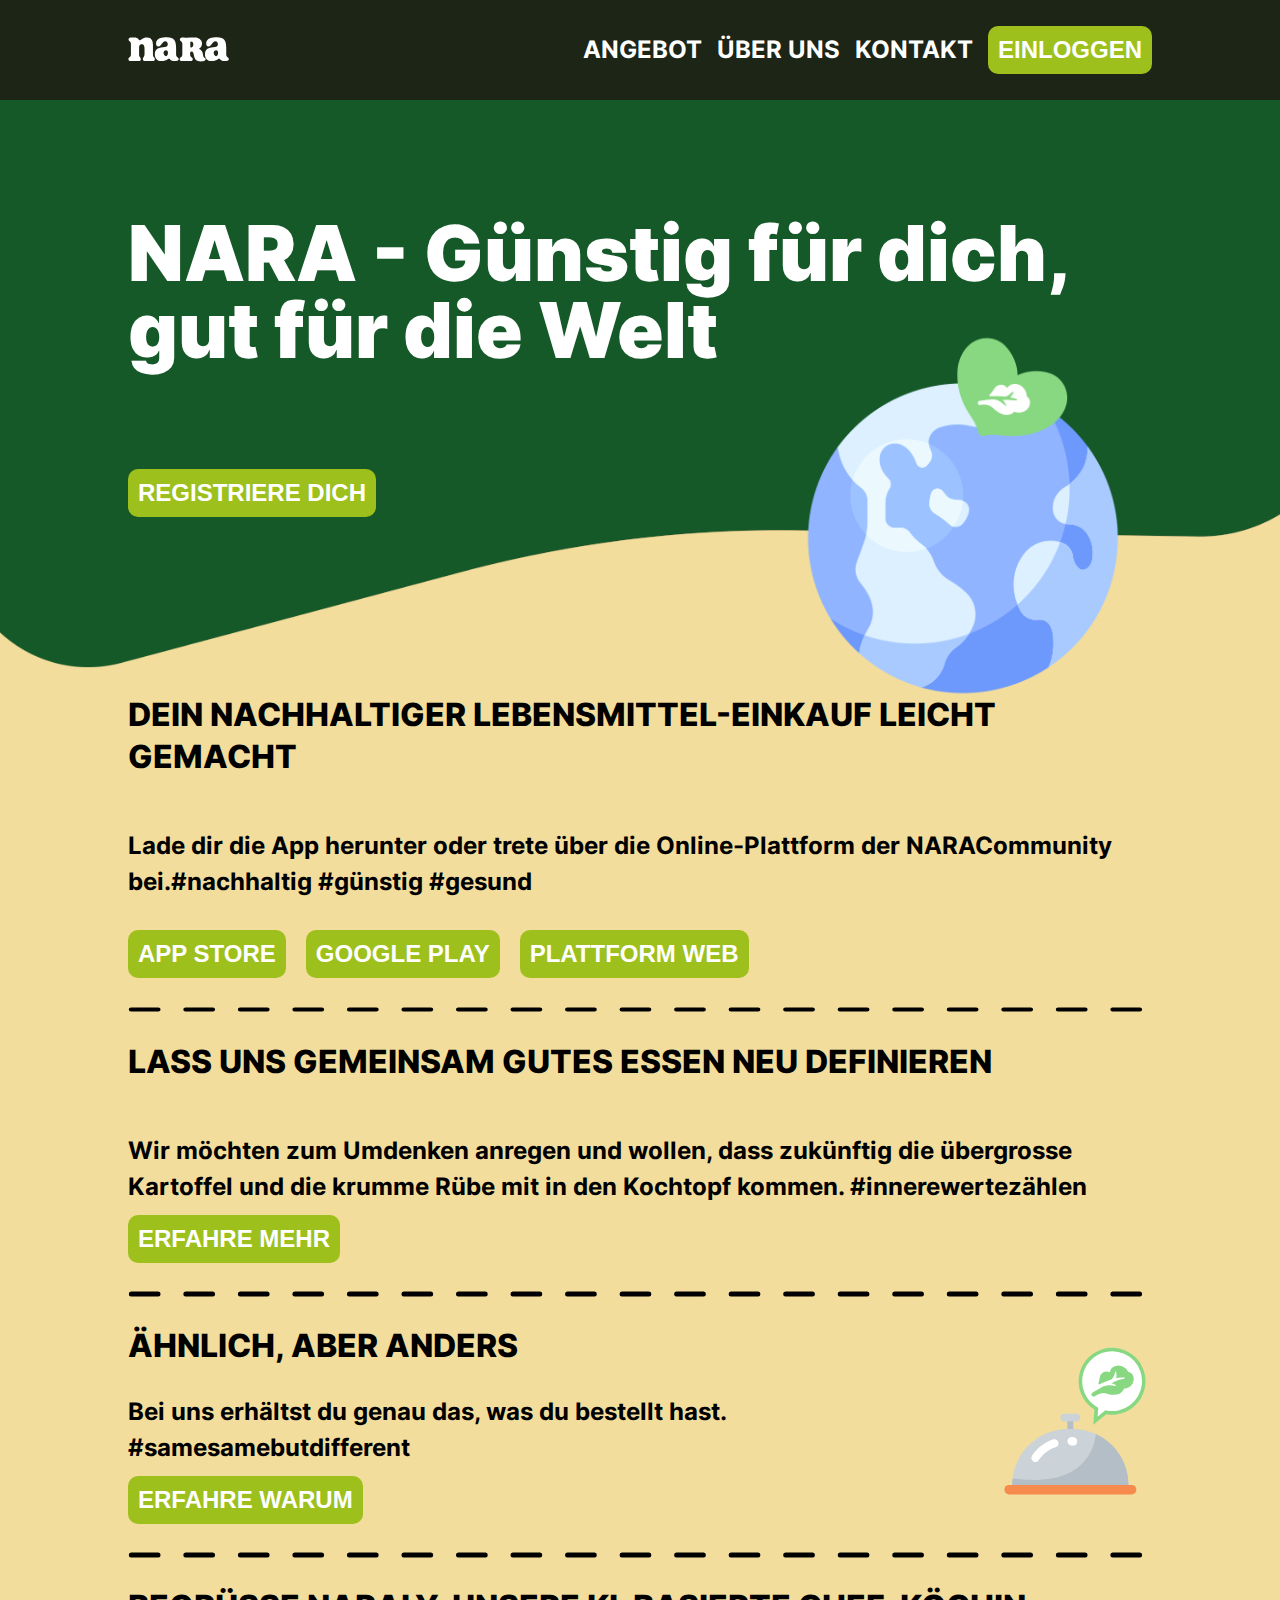
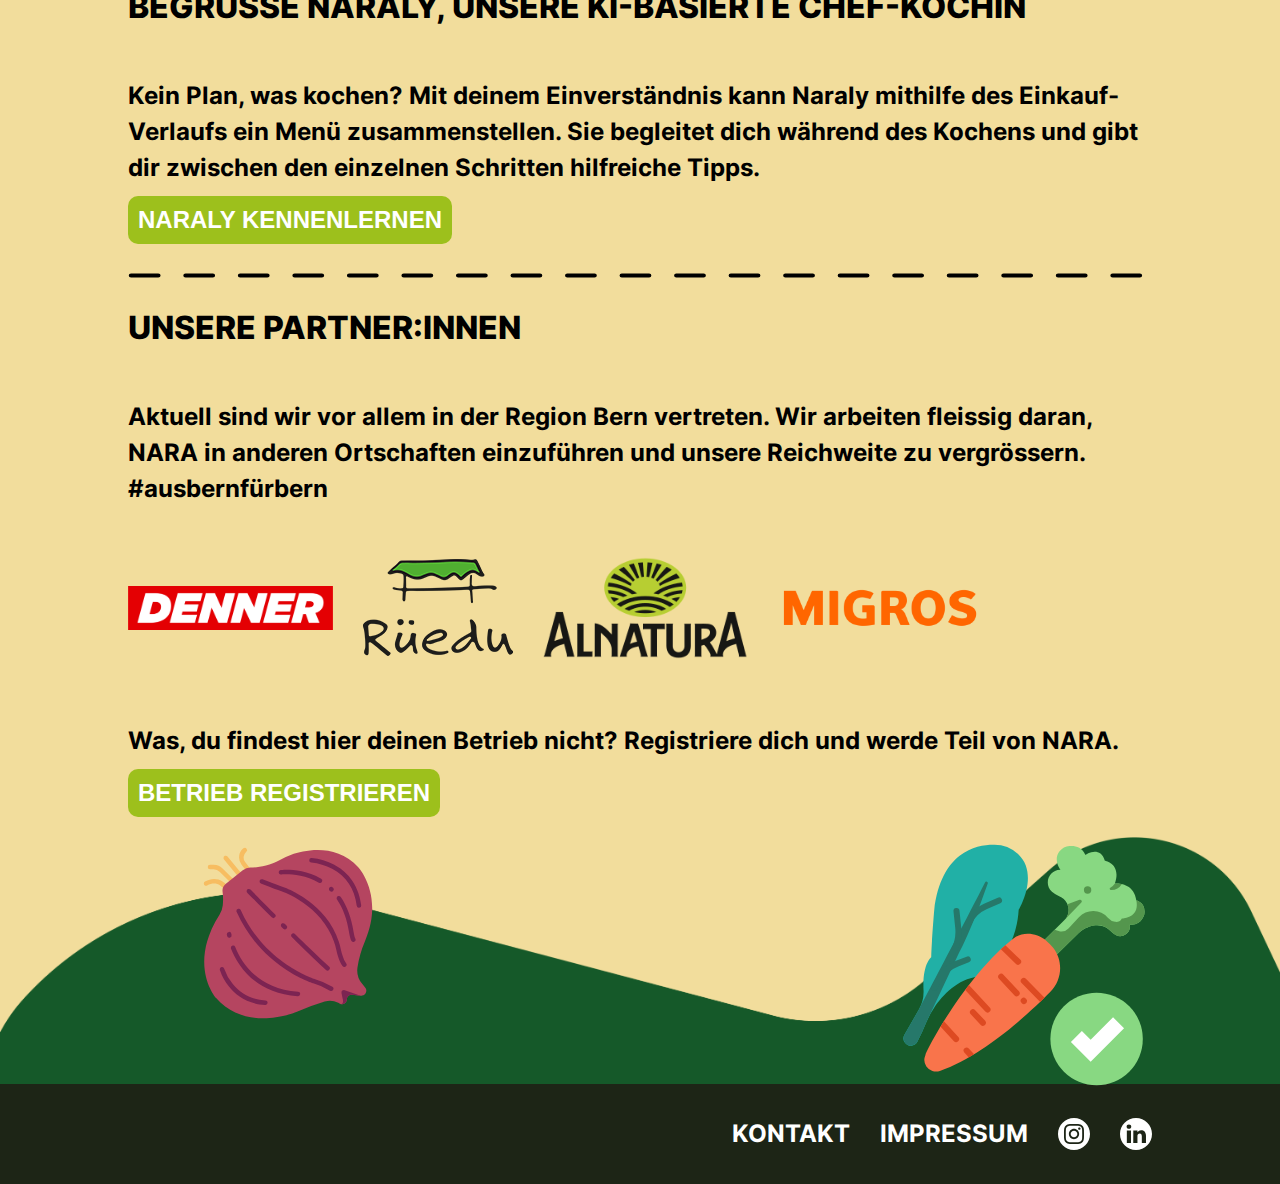
<file: index.html>
<!DOCTYPE html>
<html lang="en">

<head>
    <meta charset="UTF-8">
    <meta name="viewport" content="width=device-width, initial-scale=1.0">
    <title>Document</title>
    <link rel="stylesheet" href="CSS/style.css">
    <link rel="stylesheet" href="CSS/landingpage.css">
</head>

<body>

    <div>

        <header class="header">


            <nav class="navigation container">
                <a href="index.html">
                    <img src="Images/Alle_Seiten/00_logo_nara.svg" alt="Logo Nara" class="naralogo">
                </a>
                <div class="navigation-list">
                    <ul class="seiten">
                        <li><a class="navigation-link" href="angebot.html">Angebot</a></li>
                        <li><a class="navigation-link" href="ueber_uns.html">Über&nbsp;uns</a></li>
                        <li><a class="navigation-link" href="kontakt.html">Kontakt</a></li>
                    </ul>
                    <form class="form-container">
                        <button class="einloggen"> einloggen </button>
                    </form>
                </div>
            </nav>

        </header>

        <main class="main">
            <div class="headerbild">
            <img src="Images/Startseite/01_startseite_header.png" alt="headerbild" class="headerbild">
            <img src="Images/Startseite/weltundherzzsm.png" alt="welt" class="imgwelt">
            <h1> NARA - Günstig für dich, 
                gut&nbsp;für die Welt</h1>
            
            <form class="form-container">
                <input class="buttons" id="front-button" type="submit" value="Registriere dich">
            </form>
        </div>
    

            <div class="container">
                



                <article class="article1">

                    <h2>Dein nachhaltiger Lebensmittel-Einkauf leicht gemacht</h2>
                    <p>Lade dir die App herunter oder trete über die Online-Plattform der NARACommunity bei.#nachhaltig
                        #günstig #gesund</p>


                    <div class="nachaltig-buttons">

                        <form class="form-container">
                            <input class="buttons" id="appstore-button" type="submit" value="App Store">
                        </form>
                        <form class="form-container">
                            <input class="buttons" id="google-button" type="submit" value="Google Play">
                        </form>
                        <form class="form-container">
                            <input class="buttons" id="web-button" type="submit" value="Plattform Web">
                        </form>
                    </div>

                </article>
                <img src="Images/Alle_Seiten/00_trennstrich.svg" alt="00_trennstrich" class="trennstrich">



                <article class="article2">
                    <h2>Lass uns gemeinsam gutes Essen neu definieren</h2>
                    <p>Wir möchten zum Umdenken anregen und wollen, dass zukünftig die übergrosse Kartoffel und die
                        krumme
                        Rübe mit in den Kochtopf kommen. #innerewertezählen</p>
                    <form class="form-container">
                        <input class="buttons" id="mehr-button" type="submit" value="Erfahre mehr">
                    </form>
                </article>
                <img src="Images/Alle_Seiten/00_trennstrich.svg" alt="00_trennstrich" class="trennstrich">


                <article class="article3">
                    <article class="anders">
                        <h2>Ähnlich, aber anders</h2>
                        <p>Bei uns erhältst du genau das, was du bestellt hast. #samesamebutdifferent</p>
                        <form class="form-container">
                            <input class="buttons" id="warum-button" type="submit" value="Erfahre warum">
                        </form>
                    </article>
                    <img src="Images/Startseite/01_startseite_menue.svg" alt="Menü" class="menue1">
                </article>

                <img src="Images/Alle_Seiten/00_trennstrich.svg" alt="00_trennstrich" class="trennstrich">

                <article class="article4">
                    <h2>Begrüsse Naraly, unsere KI-basierte Chef-Köchin</h2>
                    <p>Kein Plan, was kochen? Mit deinem Einverständnis kann Naraly mithilfe des Einkauf-Verlaufs ein
                        Menü
                        zusammenstellen. Sie begleitet dich während des Kochens und gibt dir zwischen den einzelnen
                        Schritten
                        hilfreiche Tipps.</p>
                    <form class="form-container">
                        <input class="buttons" id="Naraly-Button" type="submit" value="Naraly kennenlernen">
                    </form>
                </article>
                <img src="Images/Alle_Seiten/00_trennstrich.svg" alt="00_trennstrich" class="trennstrich">


                <article class="article5">
                    <h2>Unsere Partner:innen</h2>
                    <p>Aktuell sind wir vor allem in der Region Bern vertreten. Wir arbeiten fleissig daran, NARA in
                        anderen
                        Ortschaften einzuführen und unsere Reichweite zu vergrössern. #ausbernfürbern</p>
                    <div class="partner">
                        <img src="Images/Startseite/01_startseite_denner.png" alt="01_startseite_denner" class="logopartner">
                        <img src="Images/Startseite/01_startseite_ruedu.png" alt="01_startseite_rüedu" class="logopartner">
                        <img src="Images/Startseite/01_startseite_alnatura.png" alt="01_startseite_alnatura"
                            class="logopartner">
                        <img src="Images/Startseite/01_startseite_migros.png" alt="01_startseite_migros" class="logopartner">
                    </div>

                    <p>Was, du findest hier deinen Betrieb nicht? Registriere dich und werde Teil von NARA.</p>
                    <form class="form-container">
                        <input class="buttons" id="betrieb-button" type="submit" value="Betrieb registrieren">
                    </form>
                </article>


            </div>
            <div class="footerbild">
                <img src="Images/Startseite/01_startseite_rote_zwiebel.svg" alt="zwiebel" class="imgzwiebel">
                <img src="Images/Startseite/01_startseite_gemuese.svg" alt="gemüse" class="startseite-gemuese">

                <img src="Images/Startseite/01_startseite_footer.png" alt="footer grün" class="footer-grün">
            </div>



        </main>
        <footer class="footer">
            <nav class="navigation container">
                <ul class="footer-list">
                    <li><a class="footer-link" href="kontakt.html">Kontakt</a></li>
                    <li><a class="footer-link" href="impressum.html">Impressum</a></li>
                </ul>
                <img src="Images/Alle_Seiten/00_instagram.svg" alt="Icon Instagram" class="instagram">
                <img src="Images/Alle_Seiten/00_linkedin.svg" alt="Icon Linkedin" class="linkedin">
            </nav>
        </footer>

    </div>
</body>

</html>
</file>
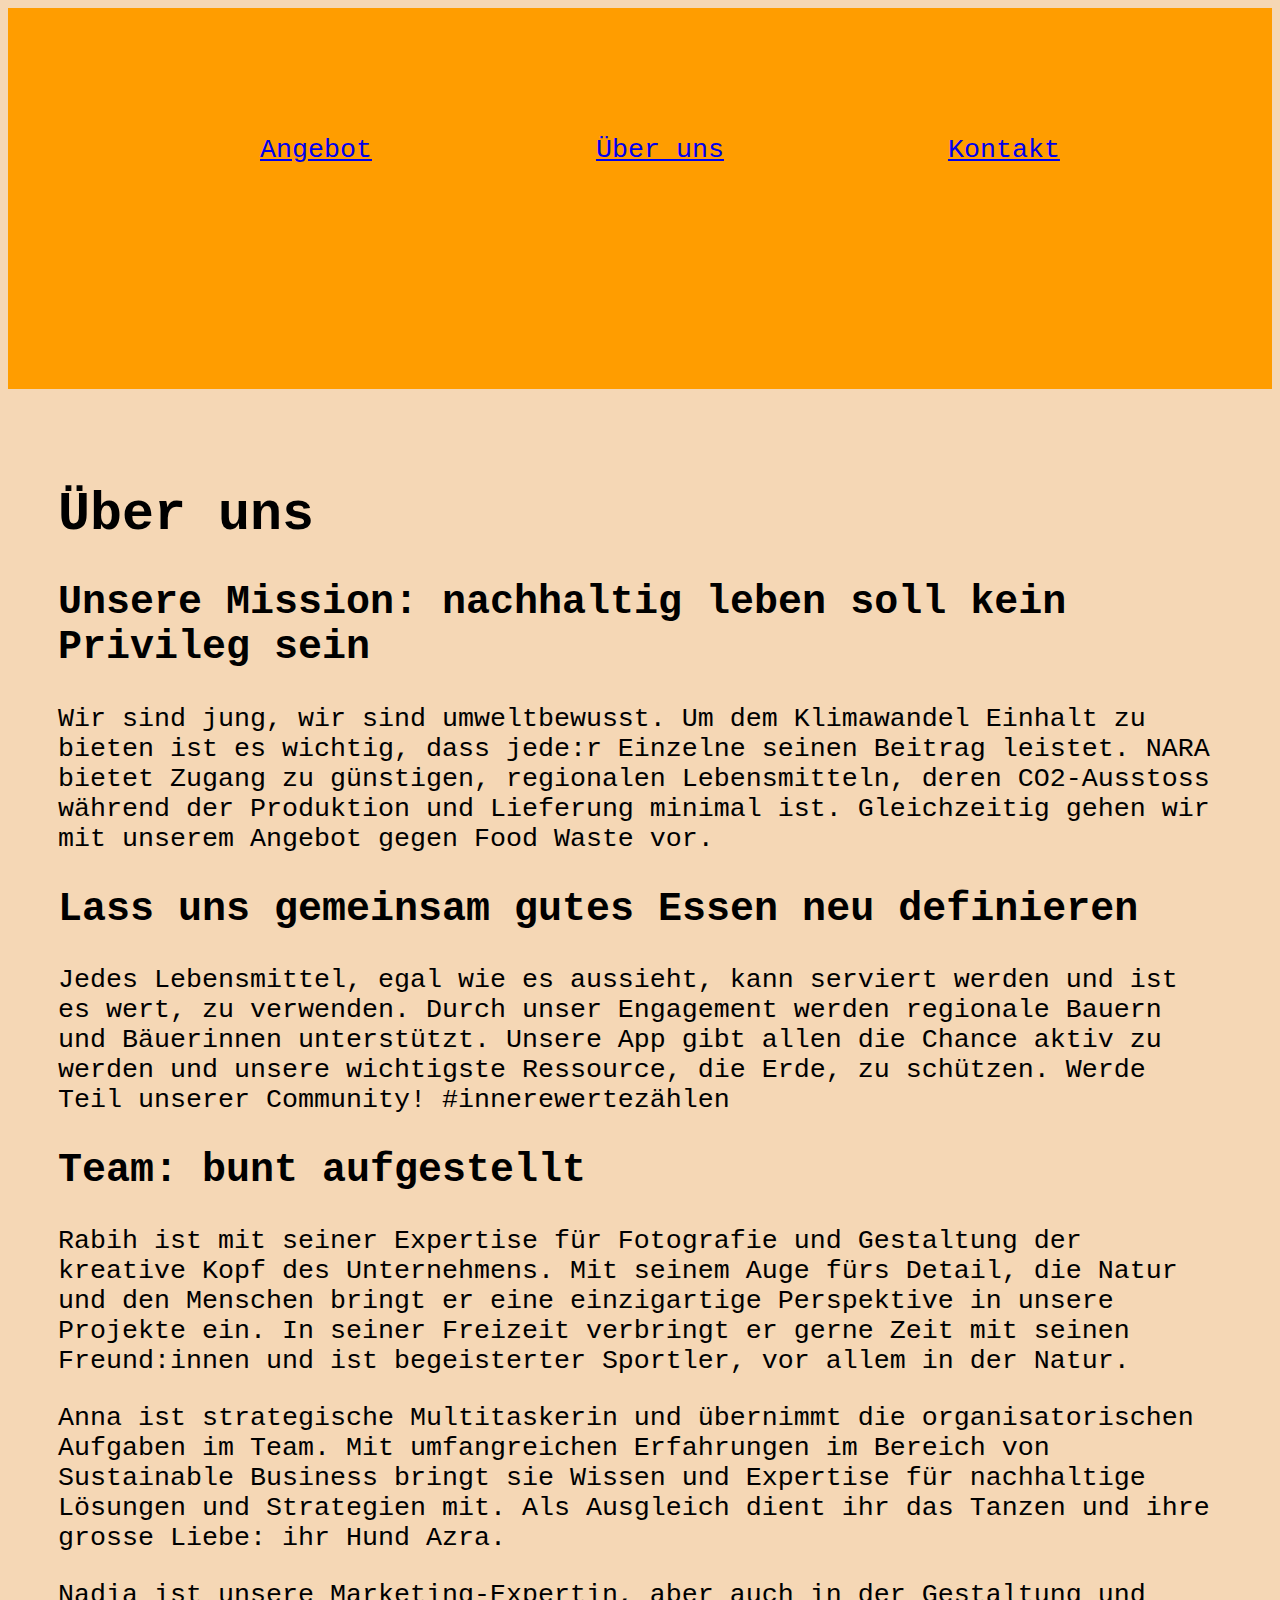
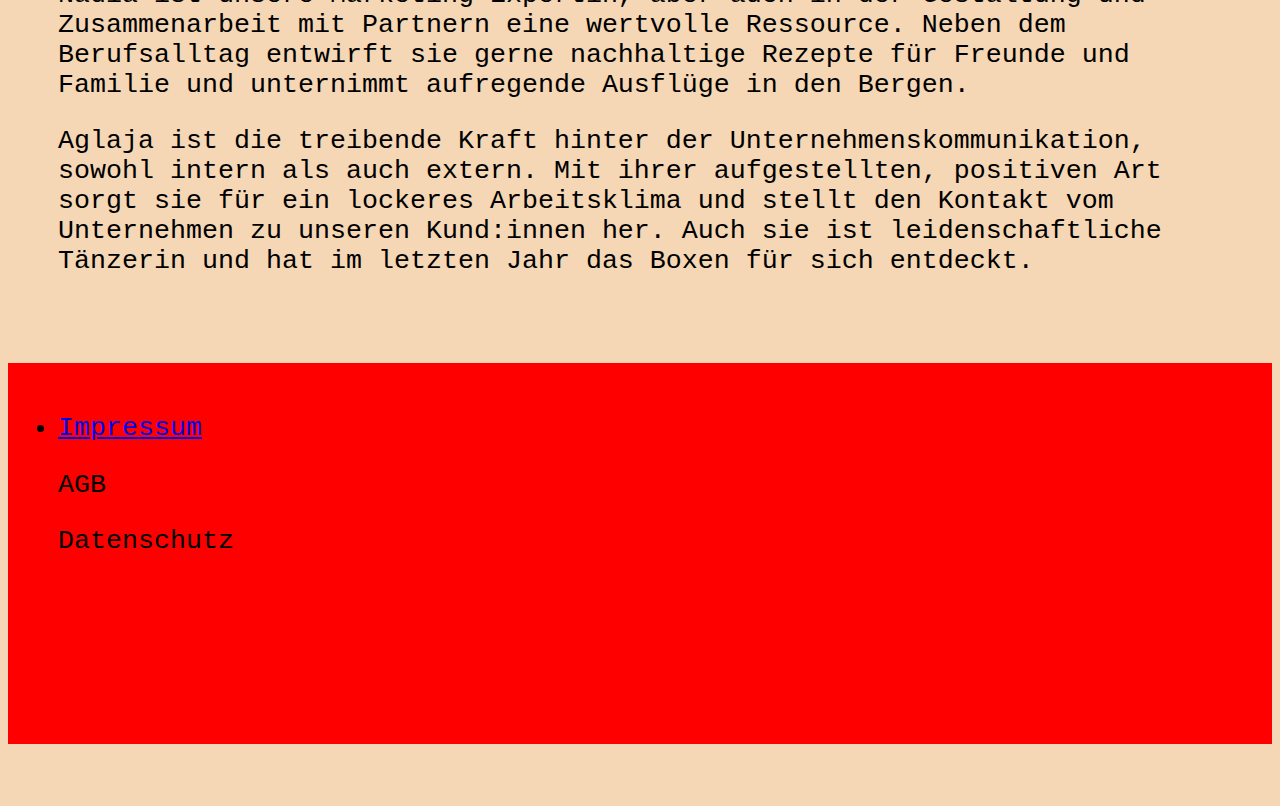
<file: Über uns.html>
<!DOCTYPE html>
<html lang="en">

<head>
    <meta charset="UTF-8">
    <meta name="viewport" content="width=device-width, initial-scale=1.0">
    <title>Document</title>
    <link rel="stylesheet" href="CSS/ueberuns.css">
</head>


<body>

    <div class="grid-container">

        <header class="grid-item">

            <nav class="grid-item">
                <ul>
                    <li><a href="Angebot.html">Angebot</a></li>
                    <li><a href="Über uns.html">Über uns</a></li>
                    <li><a href="Kontakt.html">Kontakt</a></li>
                </ul>
            </nav>

        </header>

        <main class="grid-item">
            <h1>Über uns</h1>
            <h2>Unsere Mission: nachhaltig leben soll kein Privileg sein</h2>
            <p>Wir sind jung, wir sind umweltbewusst. Um dem Klimawandel Einhalt zu bieten ist es
                wichtig, dass jede:r Einzelne seinen Beitrag leistet. NARA bietet Zugang zu
                günstigen, regionalen Lebensmitteln, deren CO2-Ausstoss während der Produktion
                und Lieferung minimal ist. Gleichzeitig gehen wir mit unserem Angebot gegen Food
                Waste vor.</p>

            <h2>Lass uns gemeinsam gutes Essen neu definieren</h2>
            <p>Jedes Lebensmittel, egal wie es aussieht, kann serviert werden und ist es wert, zu
                verwenden. Durch unser Engagement werden regionale Bauern und Bäuerinnen
                unterstützt. Unsere App gibt allen die Chance aktiv zu werden und unsere wichtigste
                Ressource, die Erde, zu schützen. Werde Teil unserer Community!
                #innerewertezählen</p>

            <h2>Team: bunt aufgestellt</h2>
            <p>Rabih ist mit seiner Expertise für Fotografie und
                Gestaltung der kreative Kopf des Unternehmens. Mit
                seinem Auge fürs Detail, die Natur und den Menschen
                bringt er eine einzigartige Perspektive in unsere
                Projekte ein. In seiner Freizeit verbringt er gerne Zeit
                mit seinen Freund:innen und ist begeisterter Sportler,
                vor allem in der Natur.</p>

            <p>Anna ist strategische Multitaskerin und übernimmt die
                organisatorischen Aufgaben im Team. Mit umfangreichen
                Erfahrungen im Bereich von Sustainable Business bringt
                sie Wissen und Expertise für nachhaltige Lösungen und
                Strategien mit. Als Ausgleich dient ihr das Tanzen und
                ihre grosse Liebe: ihr Hund Azra.</p>

            <p>Nadia ist unsere Marketing-Expertin, aber auch in der
                Gestaltung und Zusammenarbeit mit Partnern eine
                wertvolle Ressource. Neben dem Berufsalltag entwirft
                sie gerne nachhaltige Rezepte für Freunde und Familie
                und unternimmt aufregende Ausflüge in den Bergen.</p>

            <p>Aglaja ist die treibende Kraft hinter der
                Unternehmenskommunikation, sowohl intern als auch
                extern. Mit ihrer aufgestellten, positiven Art sorgt sie für
                ein lockeres Arbeitsklima und stellt den Kontakt vom
                Unternehmen zu unseren Kund:innen her. Auch sie ist
                leidenschaftliche Tänzerin und hat im letzten Jahr das
                Boxen für sich entdeckt.</p>

        </main>
        <footer class="grid-item">

            <li><a href="Impressum.html">Impressum</a></li>
            <p>AGB</p>
            <p>Datenschutz</p>
        </footer>

    </div>
</body>

</html>
</file>
<file: CSS/style.css>
@font-face {
    font-family: 'Inter';
    src: url('../Schriften/Inter-Regular.ttf') format('truetype');
    font-weight: normal;
    font-style: normal;
}

@font-face {
    font-family: 'Inter';
    src: url('../Schriften/Inter-Bold.ttf') format('truetype');
    font-weight: bold;
    font-style: normal;
}

@font-face {
    font-family: 'Inter';
    src: url('../Schriften/Inter-Black.ttf') format('truetype');
    font-weight: 900;
    font-style: normal;

}

@font-face {
    font-family: 'Inter';
    src: url('../Schriften/Inter-ExtraBold.ttf') format('truetype');
    font-weight: 800;
    font-style: normal;
}


/* Browser-Stile zurücksetzen */

html,
body,
ul,
li {
    margin: 0;
    padding: 0;
    border: 0;
    vertical-align: baseline;
}

body {
    line-height: 1;
}

ul {
    list-style: none;
}

blockquote,
q {
    quotes: none;
}

blockquote:before,
blockquote:after,
q:before,
q:after {
    content: '';
    content: none;
}

table {
    border-collapse: collapse;
    border-spacing: 0;
}

/* Browser-Stile zurücksetzen ENDE */


body {
    font-family: Inter;
    background-color: rgba(242, 221, 156, 1);
    margin: 0;
}


.container {
    width: 80%;
    margin: 0 auto;
}

.header {
    background-color: rgba(29, 37, 22, 1);
    font-weight: bold;
    display: flex;
    align-items: center;
    justify-content: space-between;
    width: 100%;
    height: 100px;
}

h1 {

    font-style: normal;
    font-weight: 900;
    line-height: 100%;
    color: white;
    position: absolute;
    top: 25%;
    left: 50%;
    transform: translate(-50%, -50%);
    text-align: left;
    width: 80%;
    flex-shrink: 0;
    font-size: 6vw;
}

.headerbild {
    width: 100%;
    height: auto;
    display: block;
    position: relative;
    
}

h2 {

    font-size: 32px;
    text-transform: uppercase;
    font-weight: 800;
    line-height: 1.3;
    display: block;
}

p {

    font-size: 24px;
    font-weight: bold;
    margin-bottom: 10px;
    line-height: 1.5;
    display: block;
}

nav {
    display: flex;
    justify-content: space-between;
    align-items: center;

}

nav div {
    display: flex;
    align-items: center;
    gap: 15px;
    list-style: none;
    color: white;
    flex-direction: row;
}

nav ul {
    display: flex;
    align-items: center;
    gap: 15px;
    list-style: none;
    color: white;
    flex-direction: row;
}

li {
    font-size: 24px;
    font-weight: bold;
    text-transform: uppercase;
}

.navigation-link,
.footer-link {
    text-decoration: none;
    color: white;
}

footer {
    background-color: rgba(29, 37, 22, 1);
    font-weight: bold;
    display: flex;
    align-items: center;
    justify-content: space-between;
    width: 100%;
    height: 100px;
}

.footer-list {
    display: flex;
    gap: 30px;
    list-style: none;
    margin-left: auto;
}

.footer-link,
.footer img {
    margin: 0;
}

.footer img {
    margin-left: 30px;

}

.footer-link:first-child {
    margin-left: 0;
}


.einloggen {
    width: fit-content;
    background-color: rgba(157, 192, 28, 1);
    color: #fff;
    font-size: 24px;
    font-weight: bold;
    text-transform: uppercase;
    padding: 10px;
    border-radius: 10px;
    transition: background-color 0.3s ease;
    border: none;
}

.einloggen:hover {
    background-color: rgb(120, 146, 25);
}

.naralogo {
    margin-right: 5px;
}

/*** Tablet  ***/
@media screen and (max-width: 768px) and (min-width: 577px) {
    .container {
        width: 80%;
        margin: 0 auto;
    }

    h2 {

        font-size: 24px;
        text-transform: uppercase;
        font-weight: bold;
    }

    p {

        font-size: 18px;
        font-weight: bold;
    }

    li {
        font-size: 18px;
        font-weight: bold;
        text-transform: uppercase;
    }

    nav ul {
        display: block;
        align-items: center;
        gap: 10px;
    }

    nav div {
        display: flex;
        align-items: center;
        gap: 10px;
    }

    

    .einloggen {
        width: fit-content;
        background-color: rgba(157, 192, 28, 1);
        color: #fff;
        font-size: 18px;
        font-weight: bold;
        text-transform: uppercase;
        padding: 10px;
        border-radius: 10px;
        transition: background-color 0.3s ease;
        border: none;
    }

    .footer-list {
        display: flex;
        gap: 20px;
        list-style: none;
        margin-left: auto;
    }

    .footer img {
        margin-left: 20px;

    }
}

/*** Handy  ***/
@media screen and (max-width: 576px) {

    .container {
        width: 80%;
        margin: 0 auto;
    }

    h2 {

        font-size: 18px;
        text-transform: uppercase;
        font-weight: bold;
    }

    p {

        font-size: 16px;
        font-weight: bold;
    }

    li {
        font-size: 16px;
        font-weight: bold;
        text-transform: uppercase;
    }

    nav div {
        display: flex;
        align-items: center;
        gap: 10px;
    }

    nav ul {
        display: block;
        align-items: center;
        gap: 10px;
    }


    .einloggen {
        width: fit-content;
        background-color: rgba(157, 192, 28, 1);
        color: #fff;
        font-size: 16px;
        font-weight: bold;
        text-transform: uppercase;
        padding: 10px;
        border-radius: 10px;
        transition: background-color 0.3s ease;
        border: none;
    }

    .footer-list {
        display: flex;
        gap: 4px;
        list-style: none;
        margin-left: auto;
    }

    .footer img {
        margin-left: 4px;

    }
}
</file>
<file: CSS/landingpage.css>
.headerbild {
    width: 100%;
    height: auto;
    margin-top: 0;
    display: block;
    position: relative;
}

.imgwelt {
    width: 30%;
    position: absolute;
    top: 35%;
    left: 60%;
    
}



.buttons {
    width: fit-content;
    background-color: rgba(157, 192, 28, 1);
    color: #fff;
    font-size: 24px;
    font-weight: bold;
    text-transform: uppercase;
    padding: 10px;
    border-radius: 10px;
    cursor: pointer;
    transition: background-color 0.3s ease;
    margin-bottom: 20px;
    border: none;


}

.buttons:hover {
    background-color: rgb(120, 146, 25);
}

.nachaltig-buttons {
    display: flex;
    gap: 20px;
    margin-top: 20px;
}

#front-button {
    left: 10%;
    top: 65%;
    position: absolute;

}

.article1 {
    display: flex;
    flex-direction: row;
    justify-content: start;
    align-items: start;
    text-align: start;
    flex-wrap: wrap;
}

.article2 {
    display: flex;
    flex-direction: row;
    justify-content: start;
    align-items: start;
    text-align: start;
    flex-wrap: wrap;
}

.article3 {
    display: flex;
    flex-direction: row;
    justify-content: start;
    align-items: start;
    text-align: start;
}

.menue1 {
    width: 15%;
    height: auto;
    justify-self: end;
    align-self: center;
    margin-left: 50px;

}

.article4 {
    display: flex;
    flex-direction: column;
    justify-content: start;
    align-items: start;
    text-align: start;
    flex-wrap: wrap;
}

.imgzwiebel {
    width: 15%;
    height: auto;
    transform: rotate(90deg);
    z-index: 2;
    position: absolute;
    left: 15%;
}

.startseite-gemuese {
    width: 20%;
    height: auto;
    z-index: 2;
    position: absolute;
    left: 70%;
    
}

.footer-grün {

    width: 100%;
    position: relative;
    display: block;
    z-index: 1;
}

.trennstrich {
    width: 100%;
}

.article5 {
    display: flex;
    flex-direction: column;
    justify-content: start;
    align-items: start;
    text-align: start;
}

.partner {
    display: flex;
    flex-direction: row;
    gap: 40px;
    align-items: center;
    margin-top: 40px;
    margin-bottom: 40px;
    width: 25%;
    height: auto;
}

.logopartner {
    width: 80%;
    height: auto;
}





/*** Tablet  ***/
@media screen and (max-width: 768px) {


    .headerbild{
        width: 100%;
        height: 300px;
        margin-top: 0;
        display: block;
        position: relative;
    }
    .imgwelt {
        top: 30%;
    }
   

    .buttons {
        width: fit-content;
        background-color: rgba(157, 192, 28, 1);
        color: #fff;
        font-size: 18px;
        font-weight: bold;
        text-transform: uppercase;
        padding: 10px;
        border-radius: 10px;
        transition: background-color 0.3s ease;
        border: none;
    }
    
    
    }
    .partner {
        flex-direction: row;
        gap: 30px;

    }

   





/*** Handy  ***/
@media screen and (max-width: 576px) {

    .headerbild{
        width: 100%;
        height: 250px;
        margin-top: 0;
        display: block;
        position: relative;
    }
   

    .buttons
     {
        width: fit-content;
        background-color: rgba(157, 192, 28, 1);
        color: #fff;
        font-size: 16px;
        font-weight: bold;
        text-transform: uppercase;
        padding: 10px;
        border-radius: 10px;
        transition: background-color 0.3s ease;
        border: none;
    }

    
    .partner {    
        gap: 10px;
    }

   
    .nachaltig-buttons {

        flex-wrap: wrap;
    }

    .imgwelt {
        top: 30%;
    }
}
</file>
<file: CSS/ueberuns.css>
.grid-container {
    display: grid;
    grid-row-gap: 10px;
    grid-column-gap: 10px;
    grid-template-columns: 1fr 1fr 1fr 1fr 1fr 1fr 1fr 1fr 1fr 1fr 1fr 1fr;
    grid-template-rows: 1fr 1fr 1fr 1fr 1fr 1fr;
}


body {
    background-color: #f5d7b5;

}


.grid-item {

    padding: 50px;
    font-size: 20pt;
}

header {
    grid-column: 1 / span 12;
    grid-row: 1 / span 1;
    background-color: rgb(255, 157, 0);
    font-family: monospace;

}

nav ul {
    display: flex;
    flex-direction: row;
    justify-content: space-around;
    list-style: none;
}

main {
    grid-column: 1 / span 12;
    grid-row: 2 / span 4;
    font-family: monospace;

}

footer {
    grid-column: 1 / span 12;
    grid-row: 6 / span 1;
    background-color: red;
    font-family: monospace;

}
</file>
